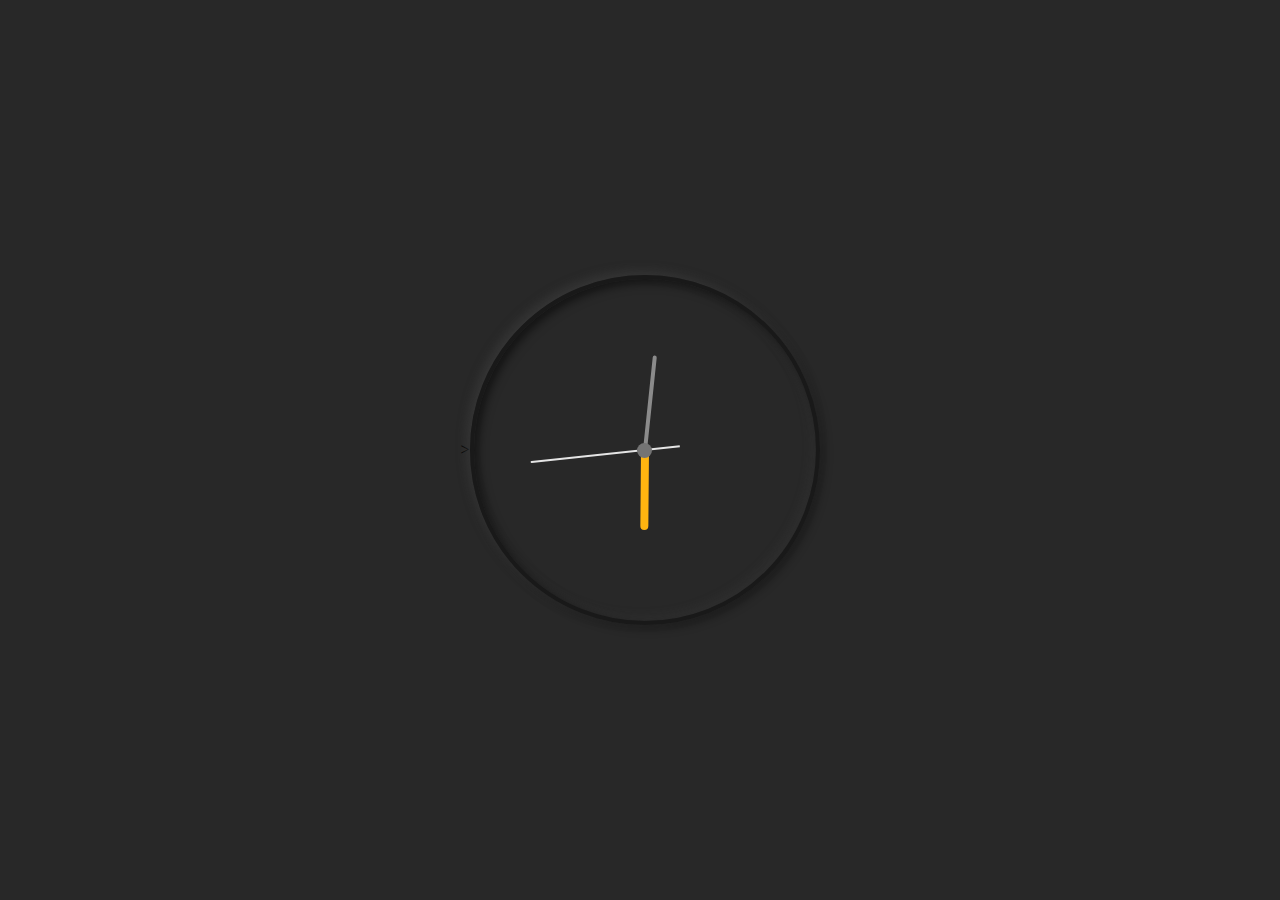
<file: demo1/index.html>
<!DOCTYPE html>
<html lang="en" >
<head>
  <meta charset="UTF-8">
  <title> Clock </title>
  <link rel="stylesheet" href="./css/style.css">

</head>>
<div class="clock">

        <div class="hour">
            <div class="hr" id="hr"></div>
        </div>

        <div class="min">
            <div class="mn" id="mn"></div>
        </div>

        <div class="sec">
            <div class="sc" id="sc"></div>
        </div>

    </div>
  <script  src="./script/script.js"></script>

</body>
</html>
</file>
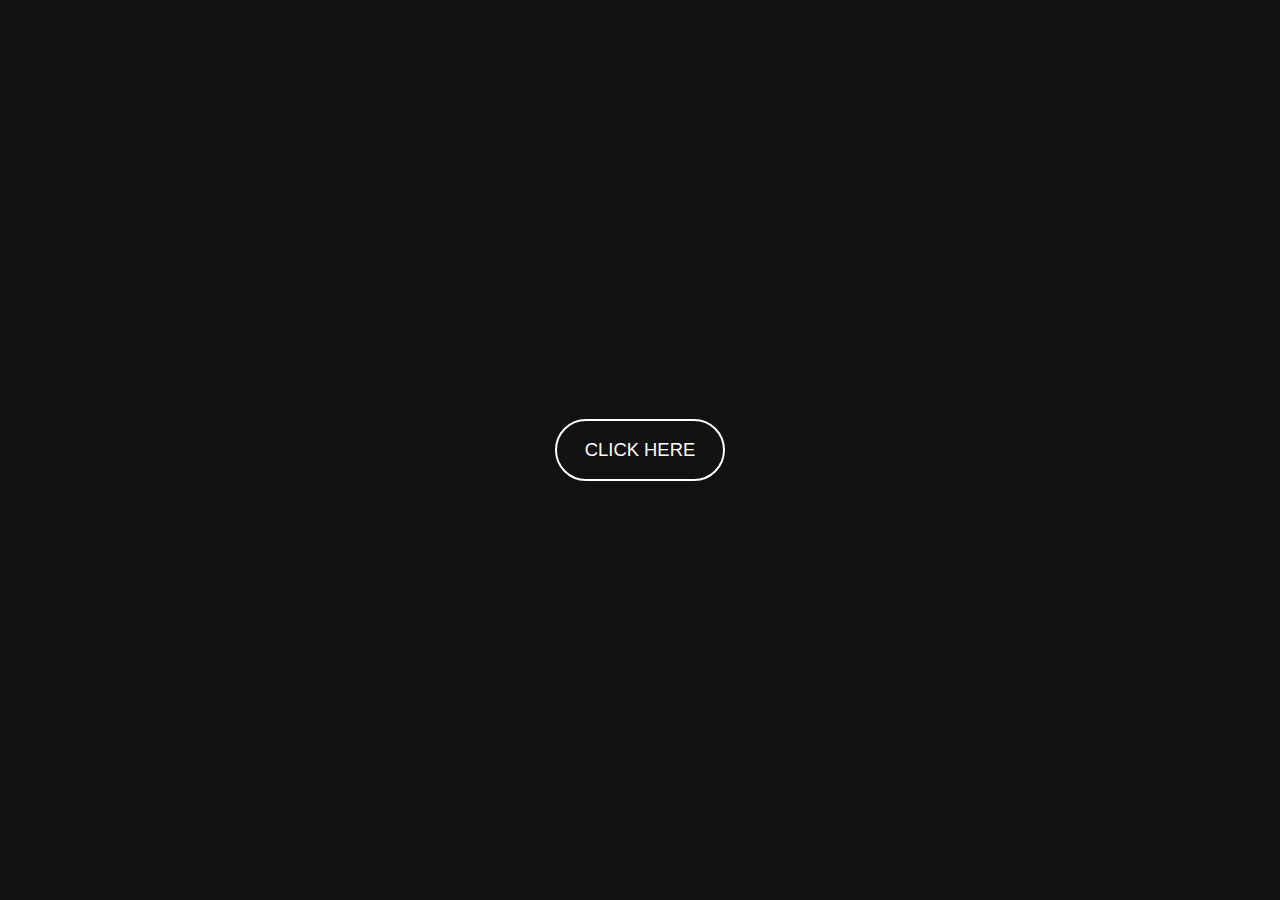
<file: demo3/index.html>
<!DOCTYPE html>
<html lang="en" >
<head>
  <meta charset="UTF-8">
  <title>Button Ripple Effect</title>
  <link rel="stylesheet" href="./style/style.css">

</head>
<body>

<button class="ripple-btn">Click Here</button>

  <script  src="./script/script.js"></script>

</body>
</html>
</file>
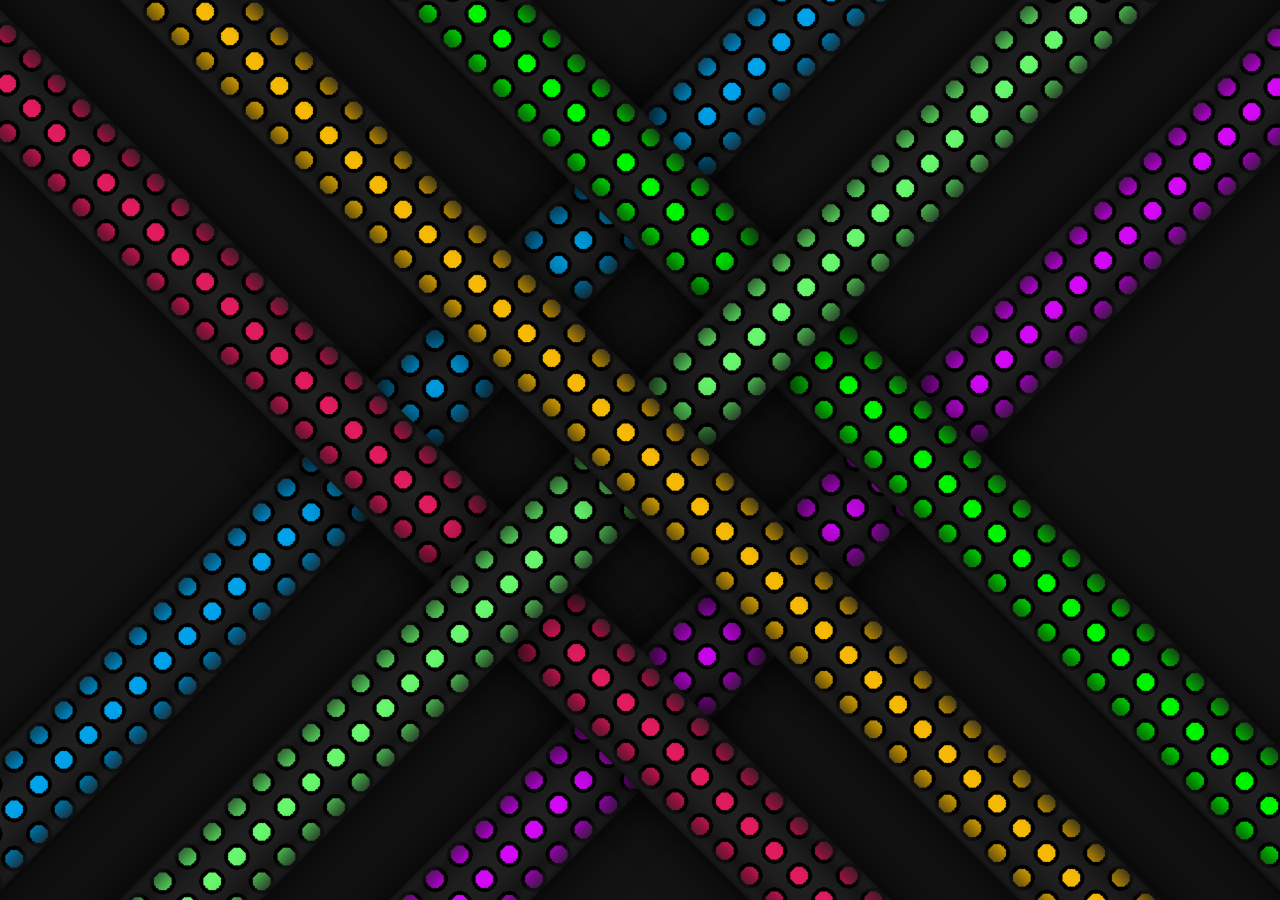
<file: demo6/index.html>
<!DOCTYPE html>
<html lang="en" >
<head>
  <meta charset="UTF-8">
  <title>background animation</title>
  <link rel="stylesheet" href="./style.css">

</head>
<body>
<!-- partial:index.partial.html -->
<div class="container">
  <div class="layer layer1"></div>
  <div class="layer layer2"></div>
  <div class="layer layer3"></div>
  <div class="layer layer4"></div>
  <div class="layer layer5"></div>
  <div class="layer layer6"></div>
</div>
<!-- partial -->
  
</body>
</html>
</file>
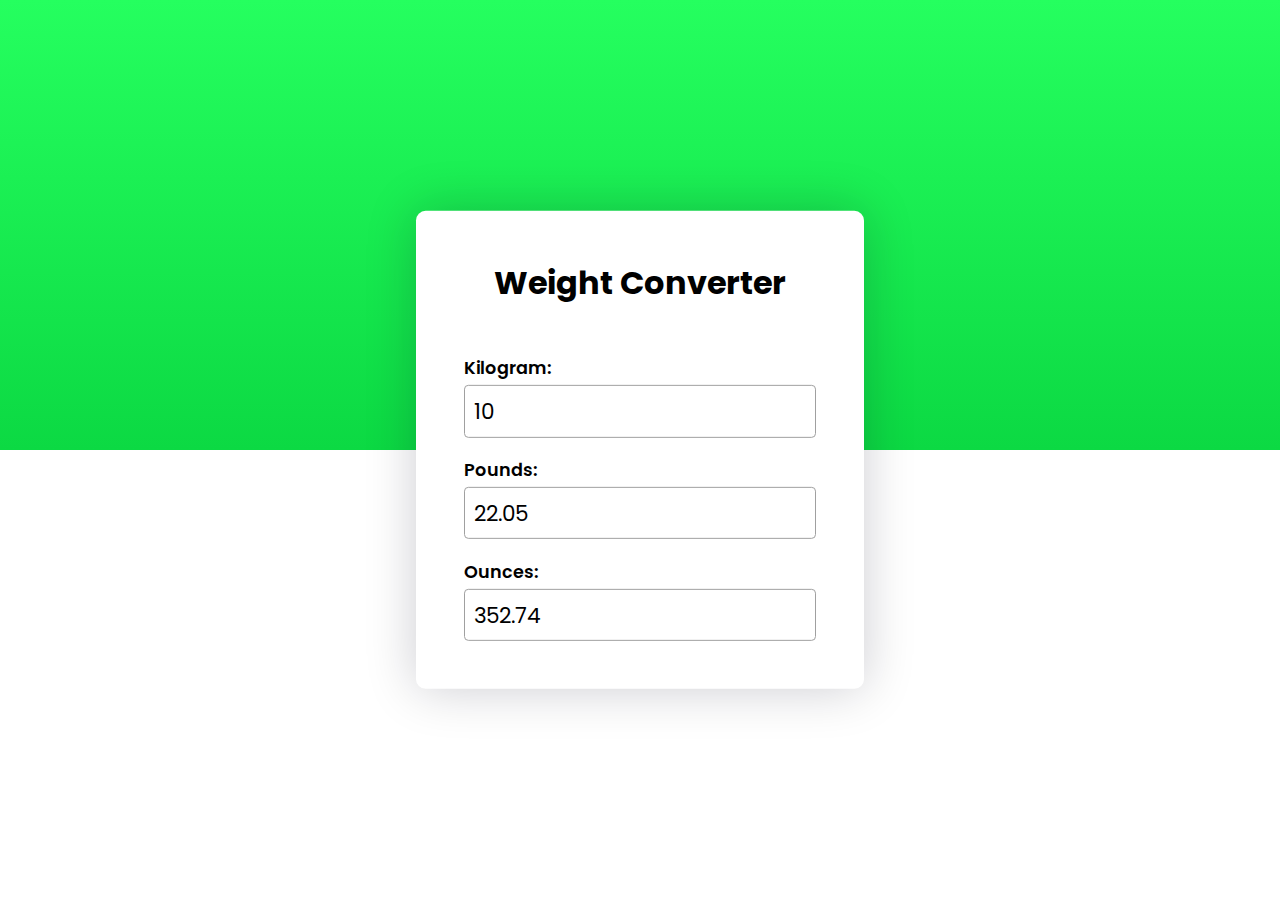
<file: demo7/index.html>
<!DOCTYPE html>
<html lang="en">
  <head>
    <meta name="viewport" content="width=device-width, initial-scale=1.0" />
    <title>Weight Converter</title>
    <!-- Google Fonts -->
    <link
      href="https://fonts.googleapis.com/css2?family=Poppins:wght@400;600&display=swap"
      rel="stylesheet"
    />
    <!-- Stylesheet -->
    <link rel="stylesheet" href="style.css" />
  </head>
  <body>
    <div class="container">
      <h2>Weight Converter</h2>
      <div class="input-wrapper">
        <label for="kg">Kilogram:</label>
        <input type="number" id="kg" value="10" />
      </div>
      <div class="input-wrapper">
        <label for="lb">Pounds:</label>
        <input type="number" id="lb" />
      </div>
      <div class="input-wrapper">
        <label for="oz">Ounces:</label>
        <input type="number" id="oz" />
      </div>
    </div>
    <!-- Script -->
    <script src="script.js"></script>
  </body>
</html>
</file>
<file: demo1/css/style.css>
* {
    margin: 0;
    padding: 0;
    box-sizing: border-box;
  }
  
  body {
    display: flex;
    justify-content: center;
    align-items: center;
    min-height: 100vh;
    background: #282828;
  }
  
  .clock {
    display: flex;
    width: 350px;
    height: 350px;
    justify-content: center;
    align-items: center;
    background: url(http://samuel-garcia.site/img/clock-sam.png);
    background-size: cover;
    border: 4px solid #191919;
    border-radius: 50%;
    box-shadow: -4px -4px 10px rgba(67, 67, 67, 0.5), inset 4px 4px 10px rgba(0, 0, 0, 0.5), inset -4px -4px 10px rgba(67, 67, 67, 0.3), 4px 4px 10px rgba(0, 0, 0, 0.3);
  }
  
  .clock:before {
    content: "";
    position: absolute;
    width: 15px;
    height: 15px;
    background: #747474;
    border-radius: 50%;
    z-index: 999;
  }
  
  .clock .hour,
  .clock .min,
  .clock .sec {
    position: absolute;
  }
  
  .clock .hour, .hr {
    width: 160px;
    height: 160px;
  }
  
  .clock .min, .mn {
    width: 190px;
    height: 190px;
  }
  
  .clock .sec, .sc {
    width: 230px;
    height: 230px;
  }
  
  .hr, .mn, .sc {
    display: flex;
    justify-content: center;
    position: absolute;
    border-radius: 50%;
  }
  
  .hr:before {
    content: "";
    position: absolute;
    width: 8px;
    height: 80px;
    background: #ffb510;
    z-index: 9;
    border-radius: 6px 6px 0 0;
  }
  
  .mn:before {
    content: "";
    position: absolute;
    width: 4px;
    height: 90px;
    background: #8b8b8b;
    z-index: 10;
    border-radius: 6px 6px 0 0;
  }
  
  .sc:before {
    content: "";
    position: absolute;
    width: 2px;
    height: 150px;
    background: #e5e5e5;
    z-index: 11;
    border-radius: 6px 6px 0 0;
  }
</file>
<file: demo3/style/style.css>
*,
::before,
::after {
  margin: 0;
  padding: 0;
  box-sizing: border-box;
}

body {
  display: flex;
  justify-content: center;
  min-height: 100vh;
  align-items: center;
  background: #121212;
}

.ripple-btn {
  position: relative;
  padding: 1em 1.5em;
  color: #fff;
  font-size: 1.15rem;
  border-radius: 100vmax;
  background-color: transparent;
  border: 2px solid #fff;
  text-transform: uppercase;
  overflow: hidden;
  cursor: pointer;
}

span {
  position: absolute;
  border-radius: 50%;
  font-size: 10px;
  opacity: 0.5;
  width: 20em;
  height: 20em;
  background: linear-gradient(90deg, #0162c8, #55e7fc);
  transform: translate(-50%, -50%) scale(0);
  animation: animate 1s linear infinite;
  pointer-events: none;
}

@keyframes animate {
  100% {
    opacity: 0;
    transform: translate(-50%, -50%) scale(1);
  }
}
</file>
<file: demo6/style.css>
* {
  margin: 0;
  padding: 0;
  box-sizing: border-box;
}

.container {
  position: relative;
  width: 100%;
  min-height: 100vh;
  background: #131313;
  overflow: hidden;
}

.layer {
  position: absolute;
  top: 50%;
  left: 50%;
  width: 100px;
  height: 250vh;
  background: #fff;
  box-shadow: inset -10px 0 40px rgba(0, 0, 0, 1), 
    inset 10px 0 40px rgba(0, 0, 0, 1), 
    inset -10px 0 10px rgba(255, 255, 0255, 0.25),
    inset 10px 0 10px rgba(255, 255, 255, 0.25),
    0 0 50px rgba(0, 0, 0, 1);
}

.layer.layer1 {
  background: #222 radial-gradient(#6dff73 9px, #000 9px, #000 13px, transparent 13px );
  background-size: 35px 35px;
  transform: translate(-50%, -50%) rotate(45deg);
  z-index: 10;
  animation: animateDots_one 2s linear infinite;
}

.layer.layer2 {
  background: #222 radial-gradient(#db0aff 9px, #000 9px, #000 13px, transparent 13px );
  background-size: 35px 35px;
  transform: translate(-50%, -38%) rotate(45deg);
  z-index: 8;
  animation: animateDots_two 2s linear infinite;
}

.layer.layer3 {
  background: #222 radial-gradient(#03a9f4 9px, #000 9px, #000 13px, transparent 13px );
  background-size: 35px 35px;
  transform: translate(-50%, -62%) rotate(45deg);
  z-index: 8;
  animation: animateDots_two 2s linear infinite;
}

.layer.layer4 {
  background: #222 radial-gradient(#ffc107 9px, #000 9px, #000 13px, transparent 13px );
  background-size: 35px 35px;
  transform: translate(-50%, -50%) rotate(-45deg);
  z-index: 11;
  animation: animateDots_one 2s linear infinite;
}

.layer.layer5 {
  background: #222 radial-gradient(#e91e63 9px, #000 9px, #000 13px, transparent 13px );
  background-size: 35px 35px;
  transform: translate(-50%, -38%) rotate(-45deg);
  z-index: 9;
  animation: animateDots_two 2s linear infinite;
}

.layer.layer6 {
  background: #222 radial-gradient(#0f0 9px, #000 9px, #000 13px, transparent 13px );
  background-size: 35px 35px;
  transform: translate(-50%, -62%) rotate(-45deg);
  z-index: 9;
  animation: animateDots_two 2s linear infinite;
}

@keyframes animateDots_one {
  0% {
    background-position: 0 0;
  }
  100% {
    background-position: 35px -35px;
  }
}

@keyframes animateDots_two {
  0% {
    background-position: 35px -35px;
  }
  100% {
    background-position: 0 0;
  }
}
</file>
<file: demo7/style.css>
* {
  padding: 0;
  margin: 0;
  box-sizing: border-box;
  font-family: "Poppins", sans-serif;
}
body {
  height: 100vh;
  background: linear-gradient(#25ff5f, #0cd943 50%, #ffffff 50%);
}
.container {
  background-color: #ffffff;
  width: 90vw;
  font-size: 16px;
  max-width: 28em;
  padding: 3em;
  position: absolute;
  transform: translate(-50%, -50%);
  top: 50%;
  left: 50%;
  box-shadow: 0 0 3.2em rgba(1, 3, 29, 0.2);
  border-radius: 0.6em;
}
h2 {
  font-size: 2em;
  text-align: center;
  margin-bottom: 1.5em;
}
.input-wrapper input {
  display: block;
  width: 100%;
  font-size: 1.35em;
  padding: 0.4em;
  border: 1px solid #a0a0a0;
  border-radius: 0.2em;
}
.input-wrapper label {
  display: block;
  font-size: 1.1em;
  font-weight: 600;
  margin-bottom: 0.25em;
}
.input-wrapper:not(:last-child) {
  margin-bottom: 1.2em;
}
@media screen and (max-width: 28em) {
  .container {
    font-size: 14px;
  }
}
</file>
